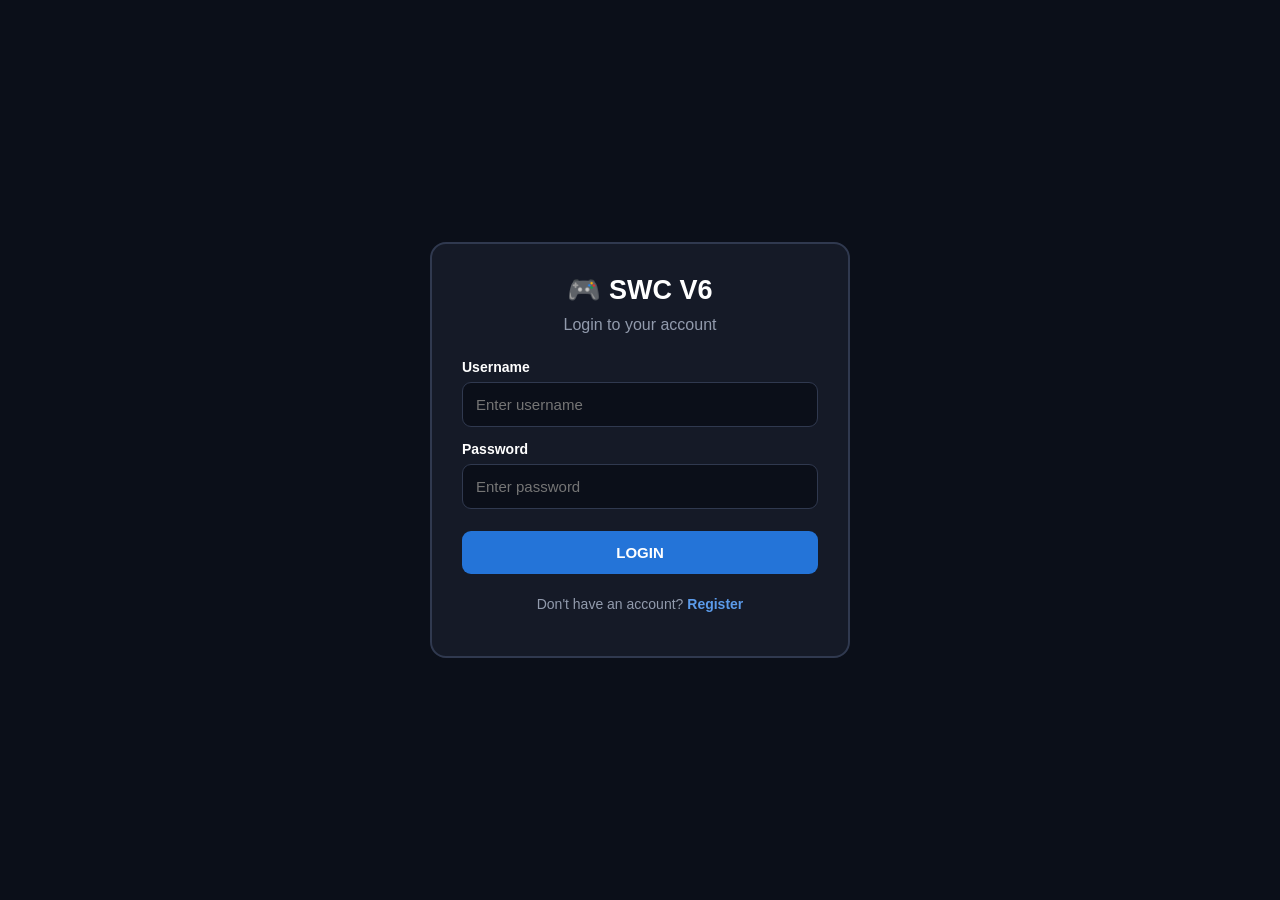
<file: login.html>
<!DOCTYPE html>
<html lang="en">

<head>
    <meta charset="UTF-8">
    <meta name="viewport" content="width=device-width, initial-scale=1.0">

    <title>Login - Game Match</title>

    <link rel="stylesheet" href="auth.css">
</head>

<body>

    <div class="auth-container">

        <div class="auth-box">

            <h1>🎮 SWC V6</h1>

            <p class="subtitle">Login to your account</p>

            <form id="loginForm">

                <label>Username</label>

                <input
                    type="text"
                    id="loginUsername"
                    placeholder="Enter username"
                    required
                >

                <label>Password</label>

                <input
                    type="password"
                    id="loginPassword"
                    placeholder="Enter password"
                    required
                >

                <button type="submit">
                    LOGIN
                </button>

            </form>

            <p id="loginMessage"></p>

            <p class="switch">
                Don't have an account?
                <a href="register.html">Register</a>
            </p>

        </div>

    </div>

    <script src="auth.js"></script>

</body>

</html>
</file>
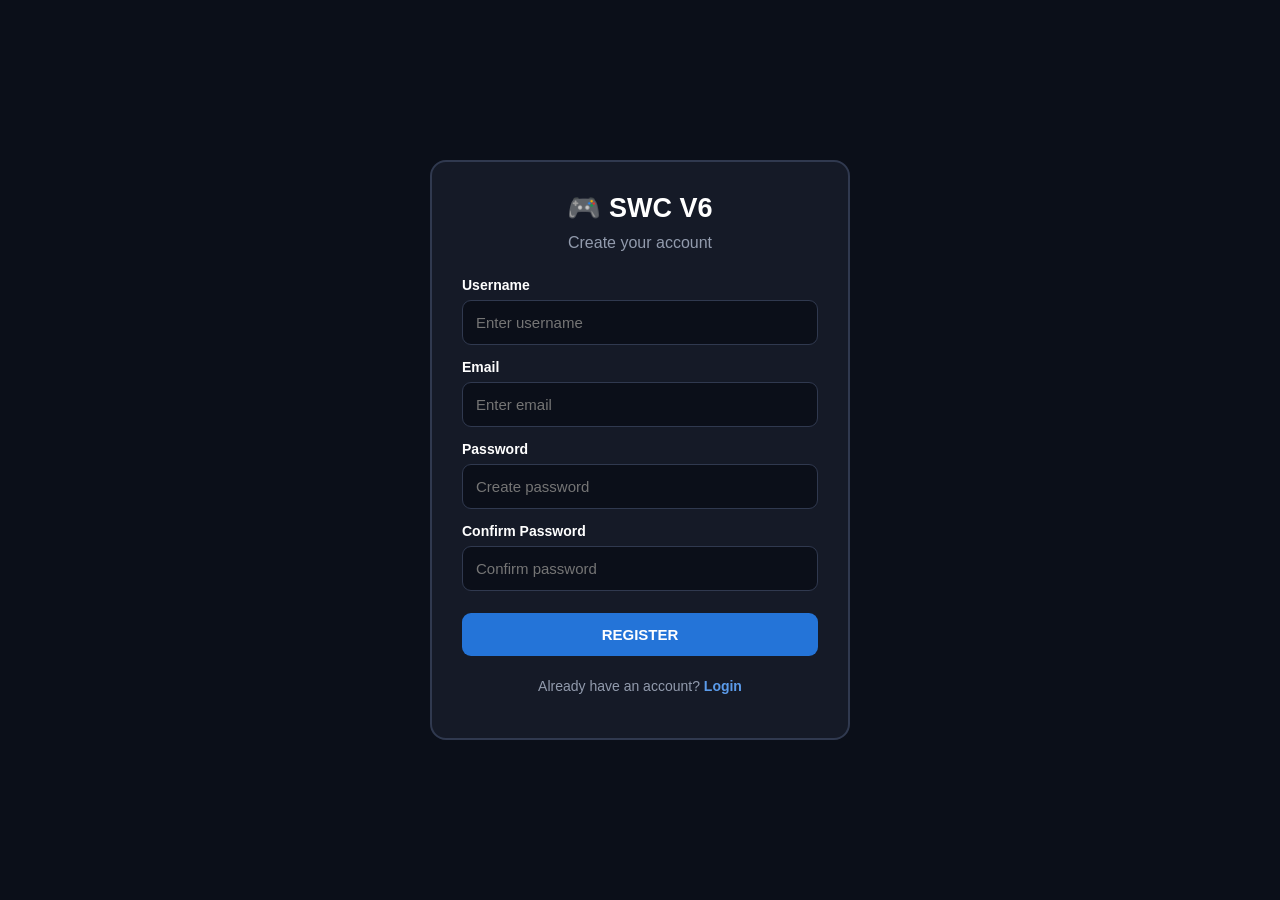
<file: register.html>
<!DOCTYPE html>
<html lang="en">

<head>
    <meta charset="UTF-8">
    <meta name="viewport" content="width=device-width, initial-scale=1.0">

    <title>Register - Game Match</title>

    <link rel="stylesheet" href="auth.css">
</head>

<body>

    <div class="auth-container">

        <div class="auth-box">

            <h1>🎮 SWC V6</h1>

            <p class="subtitle">Create your account</p>

            <form id="registerForm">

                <label>Username</label>

                <input
                    type="text"
                    id="registerUsername"
                    placeholder="Enter username"
                    required
                >

                <label>Email</label>

                <input
                    type="email"
                    id="registerEmail"
                    placeholder="Enter email"
                    required
                >

                <label>Password</label>

                <input
                    type="password"
                    id="registerPassword"
                    placeholder="Create password"
                    required
                >

                <label>Confirm Password</label>

                <input
                    type="password"
                    id="confirmPassword"
                    placeholder="Confirm password"
                    required
                >

                <button type="submit">
                    REGISTER
                </button>

            </form>

            <p id="registerMessage"></p>

            <p class="switch">
                Already have an account?
                <a href="login.html">Login</a>
            </p>

        </div>

    </div>

    <script src="auth.js"></script>

</body>

</html>
</file>
<file: auth.css>
* {
    box-sizing: border-box;
}

body {
    margin: 0;
    font-family: Arial, sans-serif;

    background: #0b0f19;
    color: white;
}

.auth-container {
    min-height: 100vh;

    display: flex;
    justify-content: center;
    align-items: center;

    padding: 20px;
}

.auth-box {
    width: 100%;
    max-width: 420px;

    background: #151a27;

    border: 2px solid #30394f;
    border-radius: 16px;

    padding: 30px;
}

.auth-box h1 {
    text-align: center;

    margin: 0;

    font-size: 27px;
}

.subtitle {
    text-align: center;

    color: #929bad;

    margin: 10px 0 25px;
}

form label {
    display: block;

    margin: 14px 0 7px;

    font-size: 14px;
    font-weight: bold;
}

form input {
    width: 100%;

    padding: 13px;

    background: #0b0f19;

    color: white;

    border: 1px solid #30394f;
    border-radius: 9px;

    outline: none;

    font-size: 15px;
}

form input:focus {
    border-color: #2474d8;
}

form button {
    width: 100%;

    margin-top: 22px;

    padding: 13px;

    background: #2474d8;

    color: white;

    border: none;
    border-radius: 9px;

    font-size: 15px;
    font-weight: bold;

    cursor: pointer;
}

form button:hover {
    background: #3285ed;
}

.switch {
    text-align: center;

    margin-top: 22px;

    color: #929bad;

    font-size: 14px;
}

.switch a {
    color: #5b9bea;

    text-decoration: none;

    font-weight: bold;
}

.switch a:hover {
    text-decoration: underline;
}

#registerMessage,
#loginMessage {
    text-align: center;

    margin-top: 15px;

    font-size: 14px;
}

.success {
    color: #5ee68a;
}

.error {
    color: #ff6878;
}
</file>
